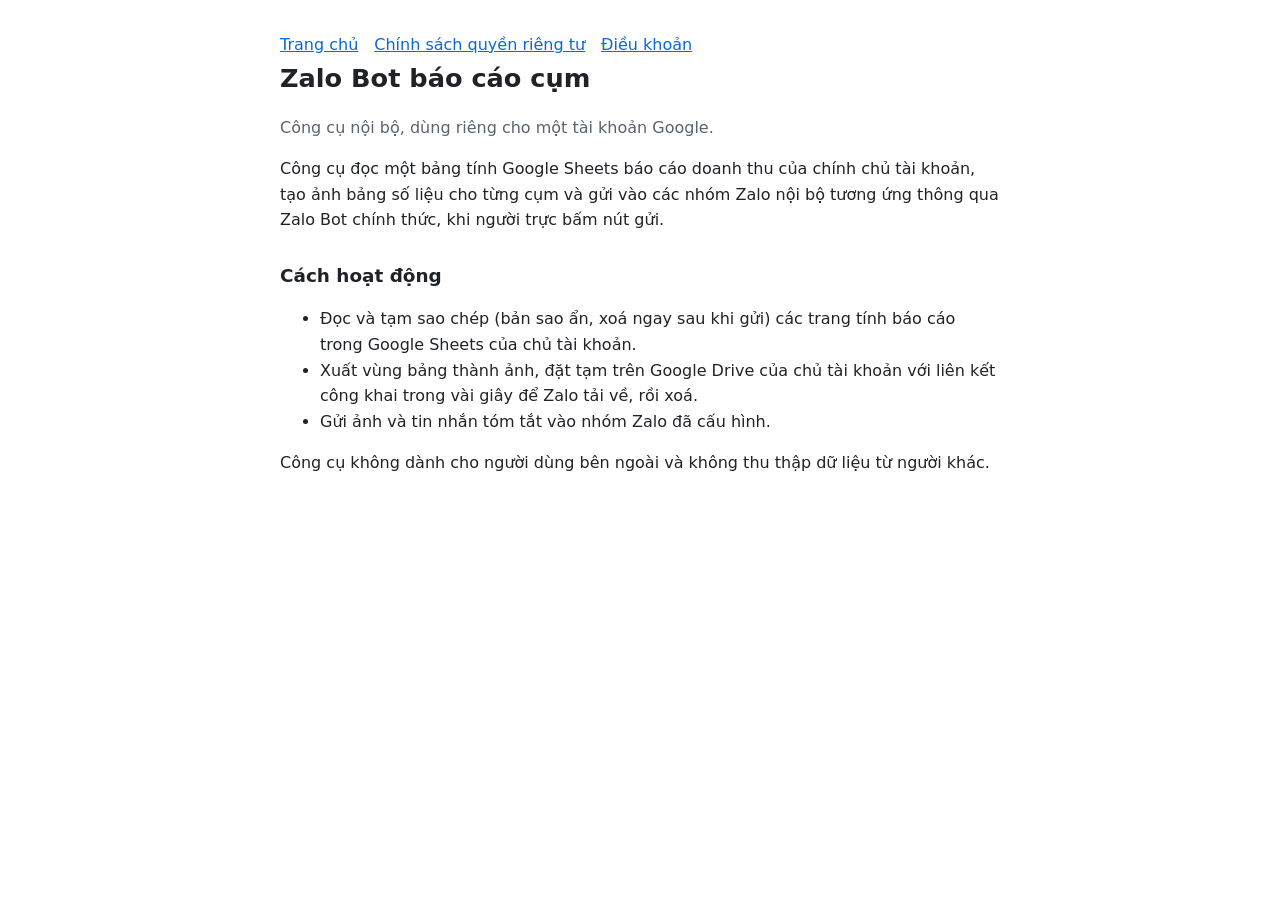
<file: index.html>
<!doctype html><html lang="vi"><head><meta charset="utf-8"><meta name="viewport" content="width=device-width,initial-scale=1">
<title>Zalo Bot báo cáo cụm</title><link rel="stylesheet" href="style.css"></head><body>
<nav><a href="./">Trang chủ</a><a href="privacy.html">Chính sách quyền riêng tư</a><a href="terms.html">Điều khoản</a></nav>
<h1>Zalo Bot báo cáo cụm</h1>
<p class="muted">Công cụ nội bộ, dùng riêng cho một tài khoản Google.</p>
<p>Công cụ đọc một bảng tính Google Sheets báo cáo doanh thu của chính chủ tài khoản, tạo ảnh bảng số liệu cho từng cụm và gửi vào các nhóm Zalo nội bộ tương ứng thông qua Zalo Bot chính thức, khi người trực bấm nút gửi.</p>
<h2>Cách hoạt động</h2>
<ul>
<li>Đọc và tạm sao chép (bản sao ẩn, xoá ngay sau khi gửi) các trang tính báo cáo trong Google Sheets của chủ tài khoản.</li>
<li>Xuất vùng bảng thành ảnh, đặt tạm trên Google Drive của chủ tài khoản với liên kết công khai trong vài giây để Zalo tải về, rồi xoá.</li>
<li>Gửi ảnh và tin nhắn tóm tắt vào nhóm Zalo đã cấu hình.</li>
</ul>
<p>Công cụ không dành cho người dùng bên ngoài và không thu thập dữ liệu từ người khác.</p>
</body></html>
</file>
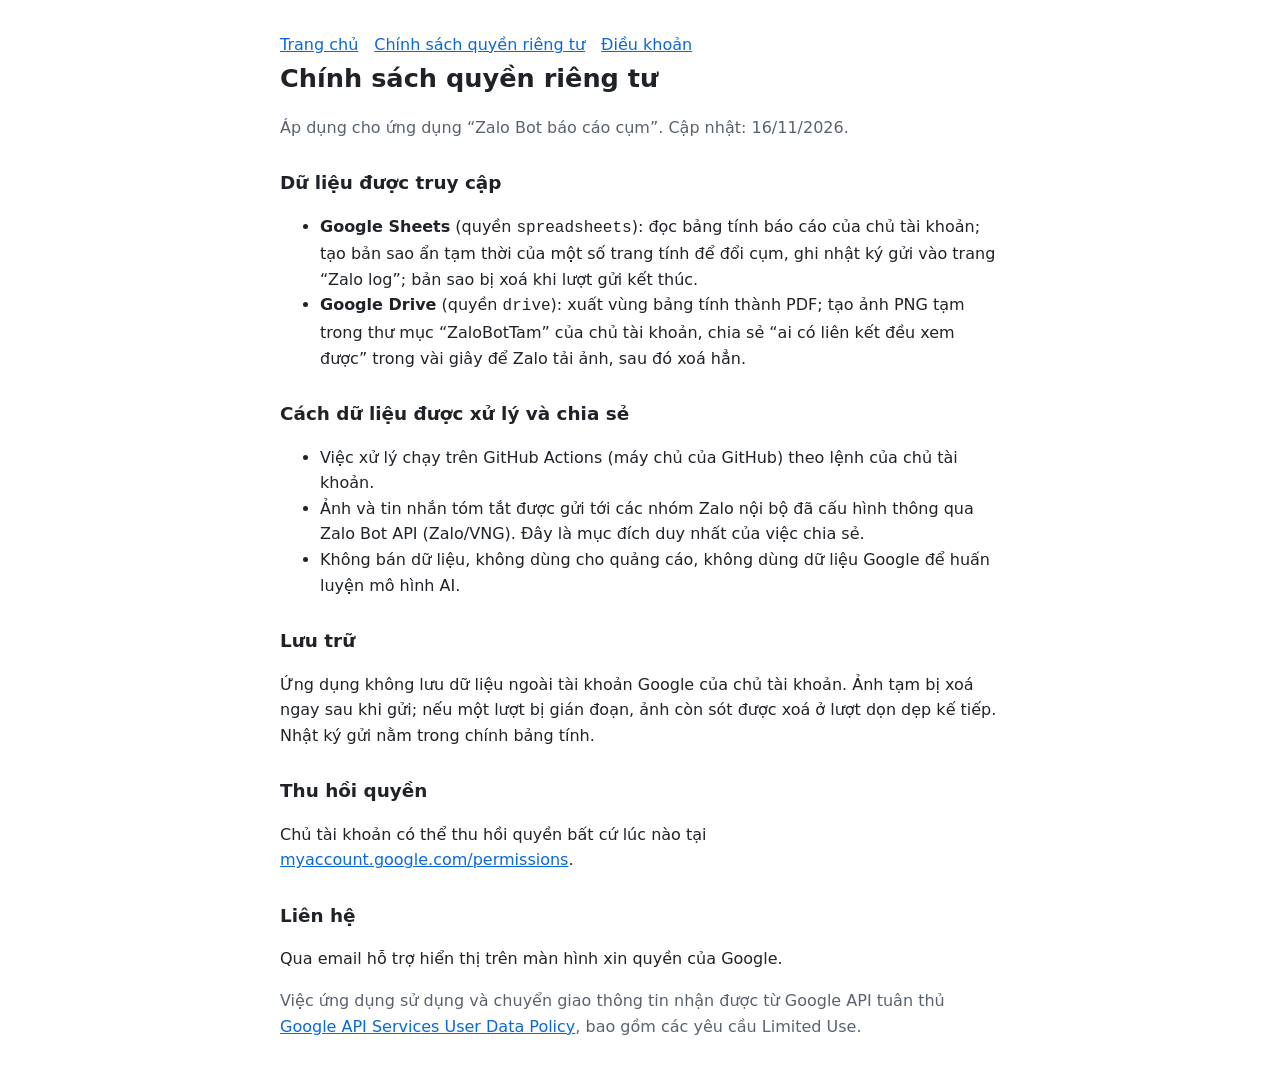
<file: privacy.html>
<!doctype html><html lang="vi"><head><meta charset="utf-8"><meta name="viewport" content="width=device-width,initial-scale=1">
<title>Chính sách quyền riêng tư</title><link rel="stylesheet" href="style.css"></head><body>
<nav><a href="./">Trang chủ</a><a href="privacy.html">Chính sách quyền riêng tư</a><a href="terms.html">Điều khoản</a></nav>
<h1>Chính sách quyền riêng tư</h1>
<p class="muted">Áp dụng cho ứng dụng “Zalo Bot báo cáo cụm”. Cập nhật: 16/11/2026.</p>
<h2>Dữ liệu được truy cập</h2>
<ul>
<li><b>Google Sheets</b> (quyền <code>spreadsheets</code>): đọc bảng tính báo cáo của chủ tài khoản; tạo bản sao ẩn tạm thời của một số trang tính để đổi cụm, ghi nhật ký gửi vào trang “Zalo log”; bản sao bị xoá khi lượt gửi kết thúc.</li>
<li><b>Google Drive</b> (quyền <code>drive</code>): xuất vùng bảng tính thành PDF; tạo ảnh PNG tạm trong thư mục “ZaloBotTam” của chủ tài khoản, chia sẻ “ai có liên kết đều xem được” trong vài giây để Zalo tải ảnh, sau đó xoá hẳn.</li>
</ul>
<h2>Cách dữ liệu được xử lý và chia sẻ</h2>
<ul>
<li>Việc xử lý chạy trên GitHub Actions (máy chủ của GitHub) theo lệnh của chủ tài khoản.</li>
<li>Ảnh và tin nhắn tóm tắt được gửi tới các nhóm Zalo nội bộ đã cấu hình thông qua Zalo Bot API (Zalo/VNG). Đây là mục đích duy nhất của việc chia sẻ.</li>
<li>Không bán dữ liệu, không dùng cho quảng cáo, không dùng dữ liệu Google để huấn luyện mô hình AI.</li>
</ul>
<h2>Lưu trữ</h2>
<p>Ứng dụng không lưu dữ liệu ngoài tài khoản Google của chủ tài khoản. Ảnh tạm bị xoá ngay sau khi gửi; nếu một lượt bị gián đoạn, ảnh còn sót được xoá ở lượt dọn dẹp kế tiếp. Nhật ký gửi nằm trong chính bảng tính.</p>
<h2>Thu hồi quyền</h2>
<p>Chủ tài khoản có thể thu hồi quyền bất cứ lúc nào tại <a href="https://myaccount.google.com/permissions">myaccount.google.com/permissions</a>.</p>
<h2>Liên hệ</h2>
<p>Qua email hỗ trợ hiển thị trên màn hình xin quyền của Google.</p>
<p class="muted">Việc ứng dụng sử dụng và chuyển giao thông tin nhận được từ Google API tuân thủ <a href="https://developers.google.com/terms/api-services-user-data-policy">Google API Services User Data Policy</a>, bao gồm các yêu cầu Limited Use.</p>
</body></html>
</file>
<file: style.css>
:root{--bg:#fff;--fg:#1f2328;--muted:#59636e;--link:#0969da}
@media (prefers-color-scheme:dark){:root{--bg:#0d1117;--fg:#e6edf3;--muted:#9198a1;--link:#4493f8}}
body{background:var(--bg);color:var(--fg);font:16px/1.6 system-ui,-apple-system,"Segoe UI",Roboto,sans-serif;max-width:720px;margin:0 auto;padding:32px 16px}
h1{font-size:1.6rem;margin:0 0 .25rem}h2{font-size:1.15rem;margin-top:1.75rem}
p,li{color:var(--fg)}small,.muted{color:var(--muted)}a{color:var(--link)}nav a{margin-right:1rem}
</file>
